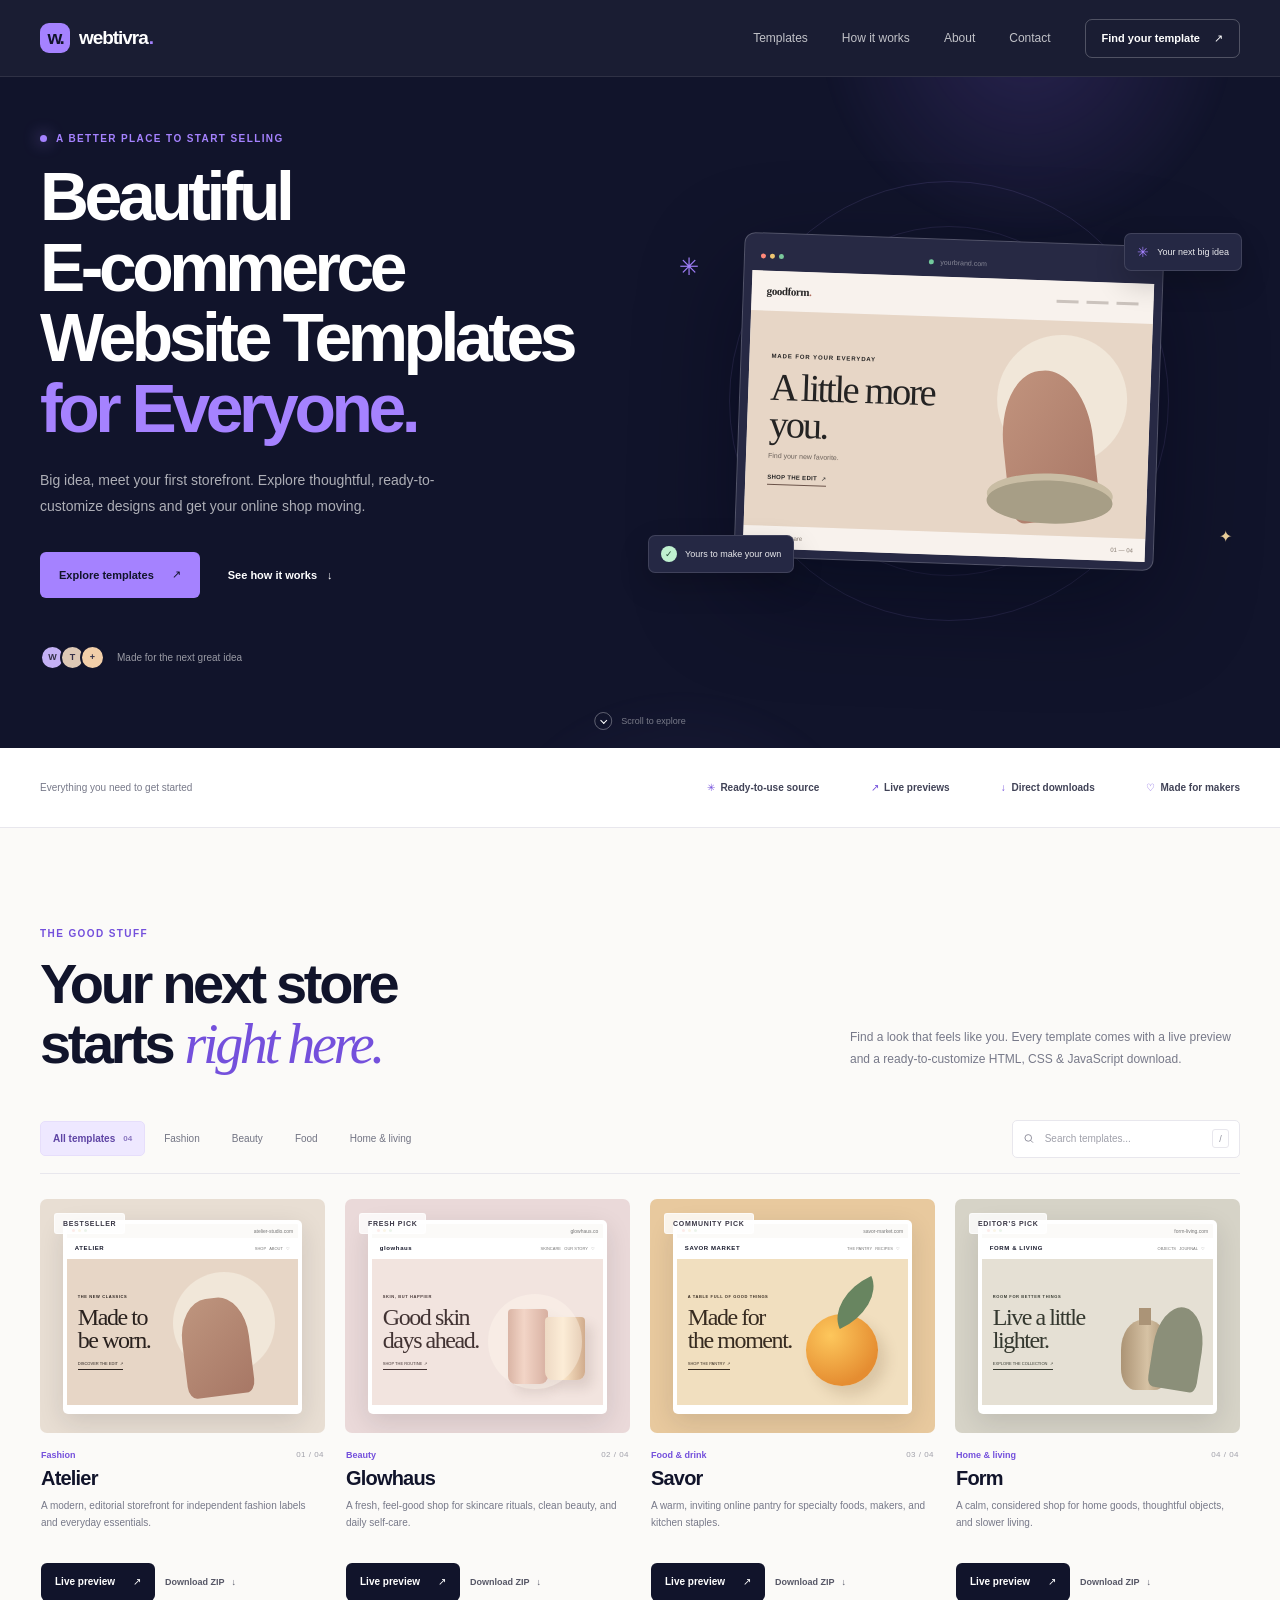
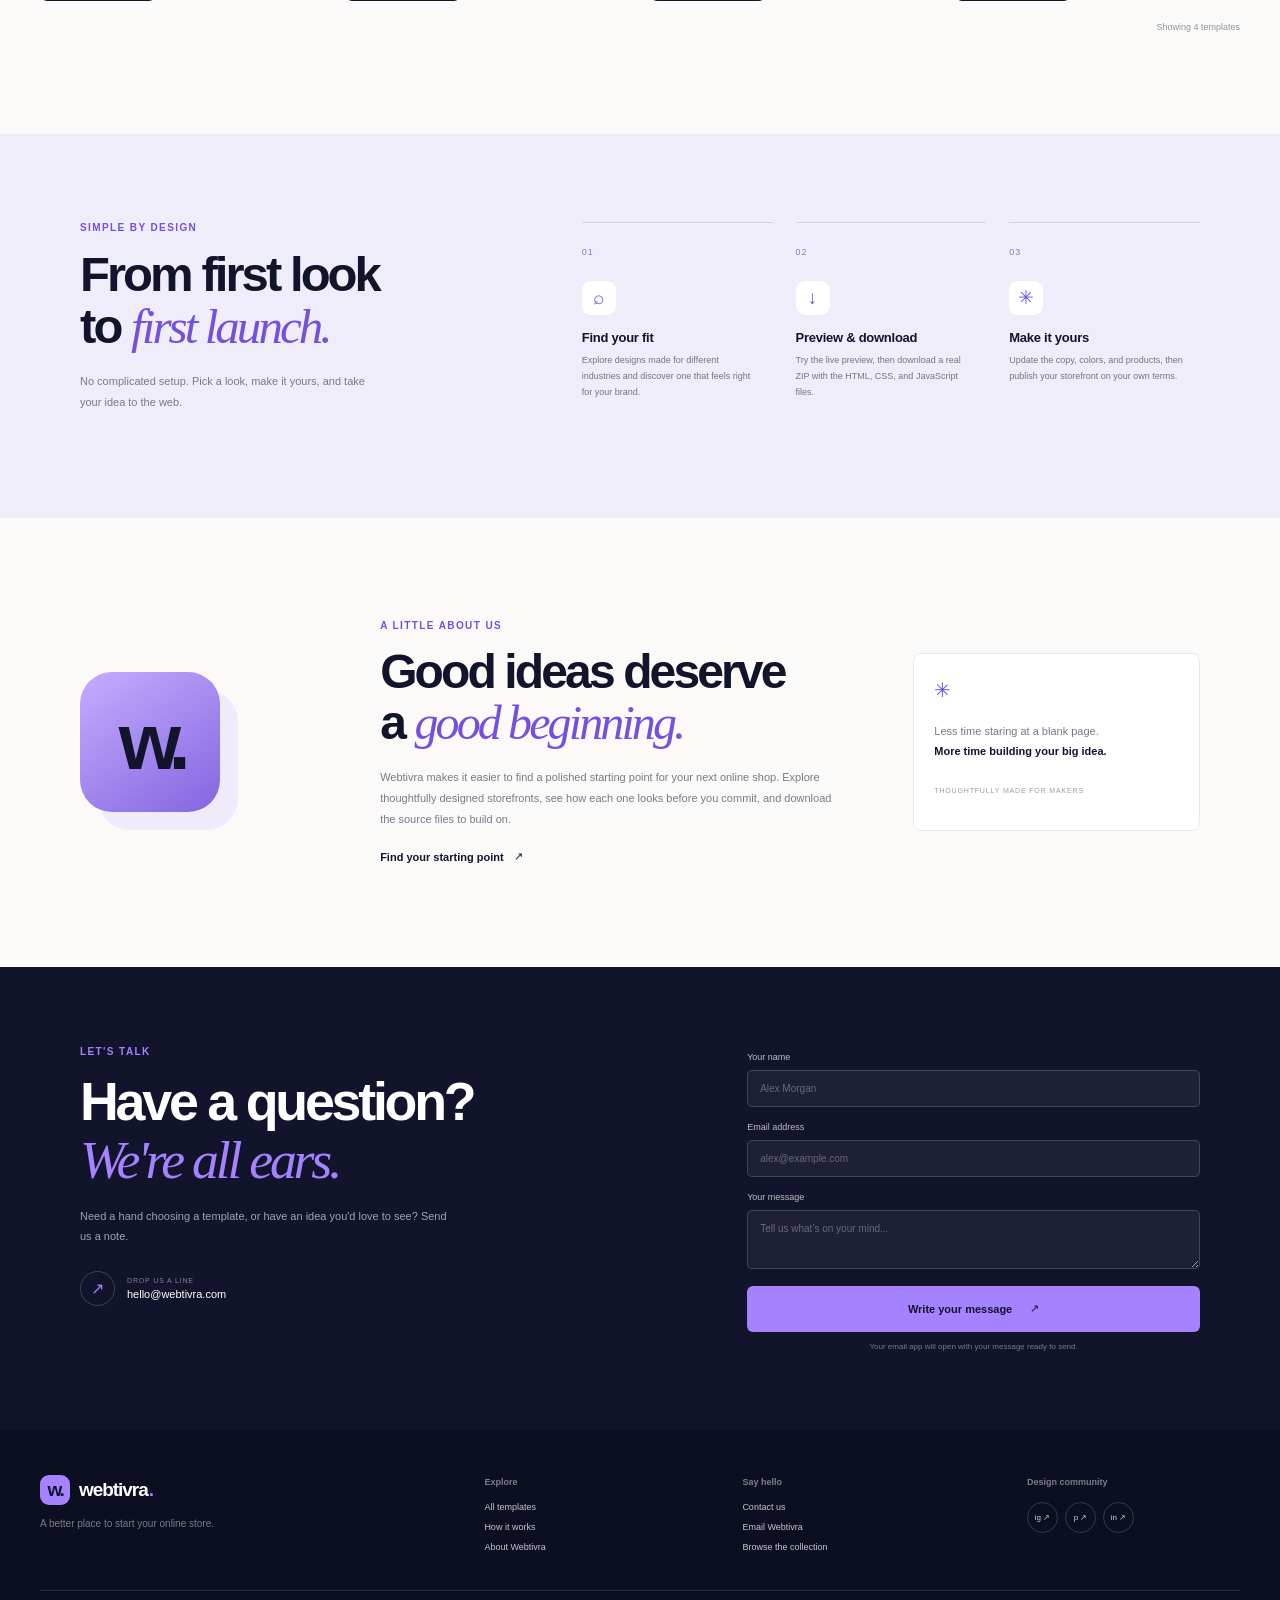
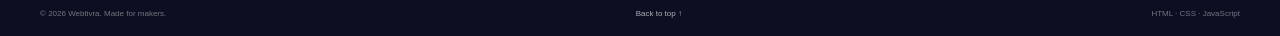
<file: index.html>
<!doctype html>
<html lang="en">
<head>
	<meta charset="utf-8">
	<meta name="viewport" content="width=device-width, initial-scale=1">
	<meta name="theme-color" content="#11142b">
	<meta name="description" content="Discover free e-commerce website templates for fashion, beauty, food, and home brands. Preview every design and download ready-to-customize HTML, CSS, and JavaScript source code.">
	<meta name="keywords" content="Free E-commerce Website Templates, HTML CSS JavaScript Templates, Free Website Source Code, online store templates">
	<meta property="og:type" content="website">
	<meta property="og:title" content="WEBTIVRA — E-commerce templates, ready for your next big idea">
	<meta property="og:description" content="Explore polished online store templates. Preview every design and download the complete source code.">
	<meta property="og:url" content="https://webtivra.com/">
	<meta property="og:site_name" content="WEBTIVRA">
	<title>WEBTIVRA — Free E-commerce Website Templates</title>
	<link rel="canonical" href="https://webtivra.com/">
	<link rel="icon" href="favicon.svg" type="image/svg+xml">
	<link rel="stylesheet" href="styles.css">
	<script src="app.js" defer></script>
</head>
<body>
	<a class="skip-link" href="#main">Skip to content</a>
	<header class="site-header">
		<div class="header-inner">
			<a class="brand" href="#home" aria-label="Webtivra home"><span class="brand-mark" aria-hidden="true">w.</span>webtivra<span class="brand-period">.</span></a>
			<button class="menu-toggle" id="menu-toggle" type="button" aria-label="Open navigation menu" aria-expanded="false" aria-controls="primary-nav">
				<span></span><span></span>
			</button>
			<nav class="primary-nav" id="primary-nav" aria-label="Main navigation">
				<a href="#templates">Templates</a>
				<a href="#how-it-works">How it works</a>
				<a href="#about">About</a>
				<a href="#contact">Contact</a>
				<a class="nav-cta" href="#templates">Find your template <span aria-hidden="true">↗</span></a>
			</nav>
		</div>
	</header>

	<main id="main">
		<section class="hero" id="home" aria-labelledby="hero-title">
			<div class="hero-glow hero-glow-one" aria-hidden="true"></div>
			<div class="hero-glow hero-glow-two" aria-hidden="true"></div>
			<div class="hero-inner">
				<div class="hero-copy">
					<p class="eyebrow"><span class="eyebrow-dot"></span> A better place to start selling</p>
					<h1 id="hero-title">Beautiful <span class="nowrap">E-commerce</span> Website Templates <span>for Everyone.</span></h1>
					<p class="hero-description">Big idea, meet your first storefront. Explore thoughtful, ready-to-customize designs and get your online shop moving.</p>
					<div class="hero-actions">
						<a class="button button-primary" href="#templates">Explore templates <span aria-hidden="true">↗</span></a>
						<a class="text-link" href="#how-it-works">See how it works <span aria-hidden="true">↓</span></a>
					</div>
					<div class="hero-proof"><span class="proof-avatars" aria-hidden="true"><i>W</i><i>T</i><i>+</i></span><span>Made for the next great idea</span></div>
				</div>
				<div class="hero-art" aria-label="Illustration of a sample online storefront">
					<div class="art-orbit orbit-a" aria-hidden="true"></div>
					<div class="art-orbit orbit-b" aria-hidden="true"></div>
					<div class="floating-label label-top"><span class="label-spark">✳</span> Your next big idea</div>
					<div class="store-window">
						<div class="window-bar"><div class="window-dots"><i></i><i></i><i></i></div><div class="window-url"><span></span> yourbrand.com</div><div class="window-menu">•••</div></div>
						<div class="store-preview">
							<div class="preview-nav"><strong>goodform<span>.</span></strong><div><i></i><i></i><i></i></div></div>
							<div class="preview-hero"><div><small>MADE FOR YOUR EVERYDAY</small><strong>A little more<br>you.</strong><span>Find your new favorite.</span><b>SHOP THE EDIT&nbsp; ↗</b></div><div class="preview-product"><span class="product-sun"></span><span class="product-shape"></span><span class="product-pot"></span></div></div>
							<div class="preview-foot"><span>Curated with care</span><span>01 — 04</span></div>
						</div>
					</div>
					<div class="floating-label label-bottom"><span class="label-check">✓</span> Yours to make your own</div>
					<div class="art-star star-one" aria-hidden="true">✳</div>
					<div class="art-star star-two" aria-hidden="true">✦</div>
				</div>
			</div>
			<a class="scroll-cue" href="#templates" aria-label="Scroll to explore templates"><span></span> Scroll to explore</a>
		</section>

		<section class="trust-strip" aria-label="Platform features">
			<p>Everything you need to get started</p>
			<div><span>✳&nbsp; Ready-to-use source</span><span>↗&nbsp; Live previews</span><span>↓&nbsp; Direct downloads</span><span>♡&nbsp; Made for makers</span></div>
		</section>

		<section class="section templates-section" id="templates" aria-labelledby="templates-title">
			<div class="section-heading">
				<div>
					<p class="section-kicker">The good stuff</p>
					<h2 id="templates-title">Your next store<br>starts <em>right here.</em></h2>
				</div>
				<p class="section-intro">Find a look that feels like you. Every template comes with a live preview and a ready-to-customize HTML, CSS &amp; JavaScript download.</p>
			</div>
			<div class="template-tools">
				<div class="filter-list" role="group" aria-label="Filter templates by category">
					<button class="filter-button active" type="button" data-filter="all" aria-pressed="true">All templates <span>04</span></button>
					<button class="filter-button" type="button" data-filter="fashion" aria-pressed="false">Fashion</button>
					<button class="filter-button" type="button" data-filter="beauty" aria-pressed="false">Beauty</button>
					<button class="filter-button" type="button" data-filter="food" aria-pressed="false">Food</button>
					<button class="filter-button" type="button" data-filter="home" aria-pressed="false">Home &amp; living</button>
				</div>
				<label class="search-box">
					<svg viewBox="0 0 24 24" aria-hidden="true"><circle cx="10.8" cy="10.8" r="6.8"></circle><path d="m16 16 4.5 4.5"></path></svg>
					<span class="visually-hidden">Search templates</span>
					<input id="template-search" type="search" placeholder="Search templates..." autocomplete="off">
					<kbd>/</kbd>
				</label>
			</div>

			<div class="template-grid" id="template-grid">
				<article class="template-card" data-category="fashion" data-name="atelier fashion clothing apparel">
					<a class="template-art art-atelier" href="templates/atelier/index.html" aria-label="Preview Atelier fashion template">
						<span class="art-browser"><span class="browser-head"><i></i><i></i><i></i><span>atelier-studio.com</span></span><span class="mini-nav"><b>ATELIER</b><i>SHOP&nbsp;&nbsp; ABOUT&nbsp;&nbsp; ♡</i></span><span class="mini-fashion"><i class="fashion-sun"></i><i class="fashion-figure"></i><span><small>THE NEW CLASSICS</small><b>Made to<br>be worn.</b><i>DISCOVER THE EDIT&nbsp; ↗</i></span></span><span class="mini-caption">SPRING / SUMMER — 2025</span></span>
						<span class="art-chip">BESTSELLER</span><span class="art-open" aria-hidden="true">↗</span>
					</a>
					<div class="template-info"><div class="template-meta"><span class="template-category">Fashion</span><span class="template-number">01 / 04</span></div><h3>Atelier</h3><p>A modern, editorial storefront for independent fashion labels and everyday essentials.</p><div class="card-actions"><a class="button button-dark" href="templates/atelier/index.html">Live preview <span aria-hidden="true">↗</span></a><a class="download-link" href="downloads/atelier.zip" download>Download ZIP <span aria-hidden="true">↓</span></a></div></div>
				</article>
				<article class="template-card" data-category="beauty" data-name="glowhaus beauty skincare cosmetics">
					<a class="template-art art-glowhaus" href="templates/glowhaus/index.html" aria-label="Preview Glowhaus beauty template">
						<span class="art-browser"><span class="browser-head"><i></i><i></i><i></i><span>glowhaus.co</span></span><span class="mini-nav"><b>glowhaus</b><i>SKINCARE&nbsp;&nbsp; OUR STORY&nbsp;&nbsp; ♡</i></span><span class="mini-glow"><span class="glow-copy"><small>SKIN, BUT HAPPIER</small><b>Good skin<br>days ahead.</b><i>SHOP THE ROUTINE&nbsp; ↗</i></span><i class="glow-bottle bottle-one"></i><i class="glow-bottle bottle-two"></i><i class="glow-sphere"></i></span><span class="mini-caption">FEEL GOOD IN YOUR SKIN</span></span>
						<span class="art-chip">FRESH PICK</span><span class="art-open" aria-hidden="true">↗</span>
					</a>
					<div class="template-info"><div class="template-meta"><span class="template-category">Beauty</span><span class="template-number">02 / 04</span></div><h3>Glowhaus</h3><p>A fresh, feel-good shop for skincare rituals, clean beauty, and daily self-care.</p><div class="card-actions"><a class="button button-dark" href="templates/glowhaus/index.html">Live preview <span aria-hidden="true">↗</span></a><a class="download-link" href="downloads/glowhaus.zip" download>Download ZIP <span aria-hidden="true">↓</span></a></div></div>
				</article>
				<article class="template-card" data-category="food" data-name="savor food kitchen pantry groceries">
					<a class="template-art art-savor" href="templates/savor/index.html" aria-label="Preview Savor food template">
						<span class="art-browser"><span class="browser-head"><i></i><i></i><i></i><span>savor-market.com</span></span><span class="mini-nav"><b>SAVOR MARKET</b><i>THE PANTRY&nbsp;&nbsp; RECIPES&nbsp;&nbsp; ♡</i></span><span class="mini-savor"><span><small>A TABLE FULL OF GOOD THINGS</small><b>Made for<br>the moment.</b><i>SHOP THE PANTRY&nbsp; ↗</i></span><i class="savor-orange"></i><i class="savor-leaf"></i></span><span class="mini-caption">GOOD FOOD, GOOD COMPANY</span></span>
						<span class="art-chip">COMMUNITY PICK</span><span class="art-open" aria-hidden="true">↗</span>
					</a>
					<div class="template-info"><div class="template-meta"><span class="template-category">Food &amp; drink</span><span class="template-number">03 / 04</span></div><h3>Savor</h3><p>A warm, inviting online pantry for specialty foods, makers, and kitchen staples.</p><div class="card-actions"><a class="button button-dark" href="templates/savor/index.html">Live preview <span aria-hidden="true">↗</span></a><a class="download-link" href="downloads/savor.zip" download>Download ZIP <span aria-hidden="true">↓</span></a></div></div>
				</article>
				<article class="template-card" data-category="home" data-name="form living home decor interiors furniture">
					<a class="template-art art-form" href="templates/form/index.html" aria-label="Preview Form home and living template">
						<span class="art-browser"><span class="browser-head"><i></i><i></i><i></i><span>form-living.com</span></span><span class="mini-nav"><b>FORM &amp; LIVING</b><i>OBJECTS&nbsp;&nbsp; JOURNAL&nbsp;&nbsp; ♡</i></span><span class="mini-form"><span><small>ROOM FOR BETTER THINGS</small><b>Live a little<br>lighter.</b><i>EXPLORE THE COLLECTION&nbsp; ↗</i></span><i class="form-vase"></i><i class="form-shape"></i></span><span class="mini-caption">OBJECTS WITH A LITTLE MORE THOUGHT</span></span>
						<span class="art-chip">EDITOR'S PICK</span><span class="art-open" aria-hidden="true">↗</span>
					</a>
					<div class="template-info"><div class="template-meta"><span class="template-category">Home &amp; living</span><span class="template-number">04 / 04</span></div><h3>Form</h3><p>A calm, considered shop for home goods, thoughtful objects, and slower living.</p><div class="card-actions"><a class="button button-dark" href="templates/form/index.html">Live preview <span aria-hidden="true">↗</span></a><a class="download-link" href="downloads/form.zip" download>Download ZIP <span aria-hidden="true">↓</span></a></div></div>
				</article>
			</div>
			<p class="empty-state" id="empty-state" hidden>No templates match that search. Try another name or category.</p>
			<p class="results-count" id="results-count" aria-live="polite">Showing 4 templates</p>
		</section>

		<section class="how-section" id="how-it-works" aria-labelledby="how-title">
			<div class="how-inner">
				<div class="how-heading"><p class="section-kicker">Simple by design</p><h2 id="how-title">From first look<br>to <em>first launch.</em></h2><p>No complicated setup. Pick a look, make it yours, and take your idea to the web.</p></div>
				<div class="steps-grid">
					<article class="step"><span class="step-number">01</span><span class="step-icon step-icon-preview" aria-hidden="true">⌕</span><h3>Find your fit</h3><p>Explore designs made for different industries and discover one that feels right for your brand.</p></article>
					<article class="step"><span class="step-number">02</span><span class="step-icon step-icon-download" aria-hidden="true">↓</span><h3>Preview &amp; download</h3><p>Try the live preview, then download a real ZIP with the HTML, CSS, and JavaScript files.</p></article>
					<article class="step"><span class="step-number">03</span><span class="step-icon step-icon-customize" aria-hidden="true">✳</span><h3>Make it yours</h3><p>Update the copy, colors, and products, then publish your storefront on your own terms.</p></article>
				</div>
			</div>
		</section>

		<section class="about-section" id="about" aria-labelledby="about-title">
			<div class="about-mark" aria-hidden="true">w.</div>
			<div class="about-copy"><p class="section-kicker">A little about us</p><h2 id="about-title">Good ideas deserve<br>a <em>good beginning.</em></h2><p>Webtivra makes it easier to find a polished starting point for your next online shop. Explore thoughtfully designed storefronts, see how each one looks before you commit, and download the source files to build on.</p><a class="text-link" href="#templates">Find your starting point <span aria-hidden="true">↗</span></a></div>
			<div class="about-note"><span class="note-spark" aria-hidden="true">✳</span><p>Less time staring at a blank page.<br><strong>More time building your big idea.</strong></p><span class="note-caption">THOUGHTFULLY MADE FOR MAKERS</span></div>
		</section>

		<section class="contact-section" id="contact" aria-labelledby="contact-title">
			<div class="contact-copy"><p class="section-kicker">Let's talk</p><h2 id="contact-title">Have a question?<br><em>We're all ears.</em></h2><p>Need a hand choosing a template, or have an idea you'd love to see? Send us a note.</p><div class="contact-email"><span class="email-icon" aria-hidden="true">↗</span><div><small>DROP US A LINE</small><a href="mailto:hello@webtivra.com">hello@webtivra.com</a></div></div></div>
			<form class="contact-form" id="contact-form">
				<div class="form-row"><label for="contact-name">Your name</label><input id="contact-name" name="name" type="text" placeholder="Alex Morgan" required></div>
				<div class="form-row"><label for="contact-email">Email address</label><input id="contact-email" name="email" type="email" placeholder="alex@example.com" required></div>
				<div class="form-row"><label for="contact-message">Your message</label><textarea id="contact-message" name="message" rows="3" placeholder="Tell us what’s on your mind..." required></textarea></div>
				<button class="button button-primary form-submit" type="submit">Write your message <span aria-hidden="true">↗</span></button>
				<p class="form-note">Your email app will open with your message ready to send.</p>
			</form>
		</section>
	</main>

	<footer class="site-footer">
		<div class="footer-main">
			<div class="footer-brand"><a class="brand" href="#home"><span class="brand-mark" aria-hidden="true">w.</span>webtivra<span class="brand-period">.</span></a><p>A better place to start your online store.</p></div>
			<div class="footer-links"><h2>Explore</h2><a href="#templates">All templates</a><a href="#how-it-works">How it works</a><a href="#about">About Webtivra</a></div>
			<div class="footer-links"><h2>Say hello</h2><a href="#contact">Contact us</a><a href="mailto:hello@webtivra.com">Email Webtivra</a><a href="#templates">Browse the collection</a></div>
			<div class="footer-social"><h2>Design community</h2><div><a href="https://www.instagram.com/" target="_blank" rel="noopener noreferrer" aria-label="Instagram">ig ↗</a><a href="https://www.pinterest.com/" target="_blank" rel="noopener noreferrer" aria-label="Pinterest">p ↗</a><a href="https://www.linkedin.com/" target="_blank" rel="noopener noreferrer" aria-label="LinkedIn">in ↗</a></div></div>
		</div>
		<div class="footer-bottom"><span>© <span id="current-year"></span> Webtivra. Made for makers.</span><a href="#home">Back to top ↑</a><span>HTML · CSS · JavaScript</span></div>
	</footer>
</body>
</html>
</file>
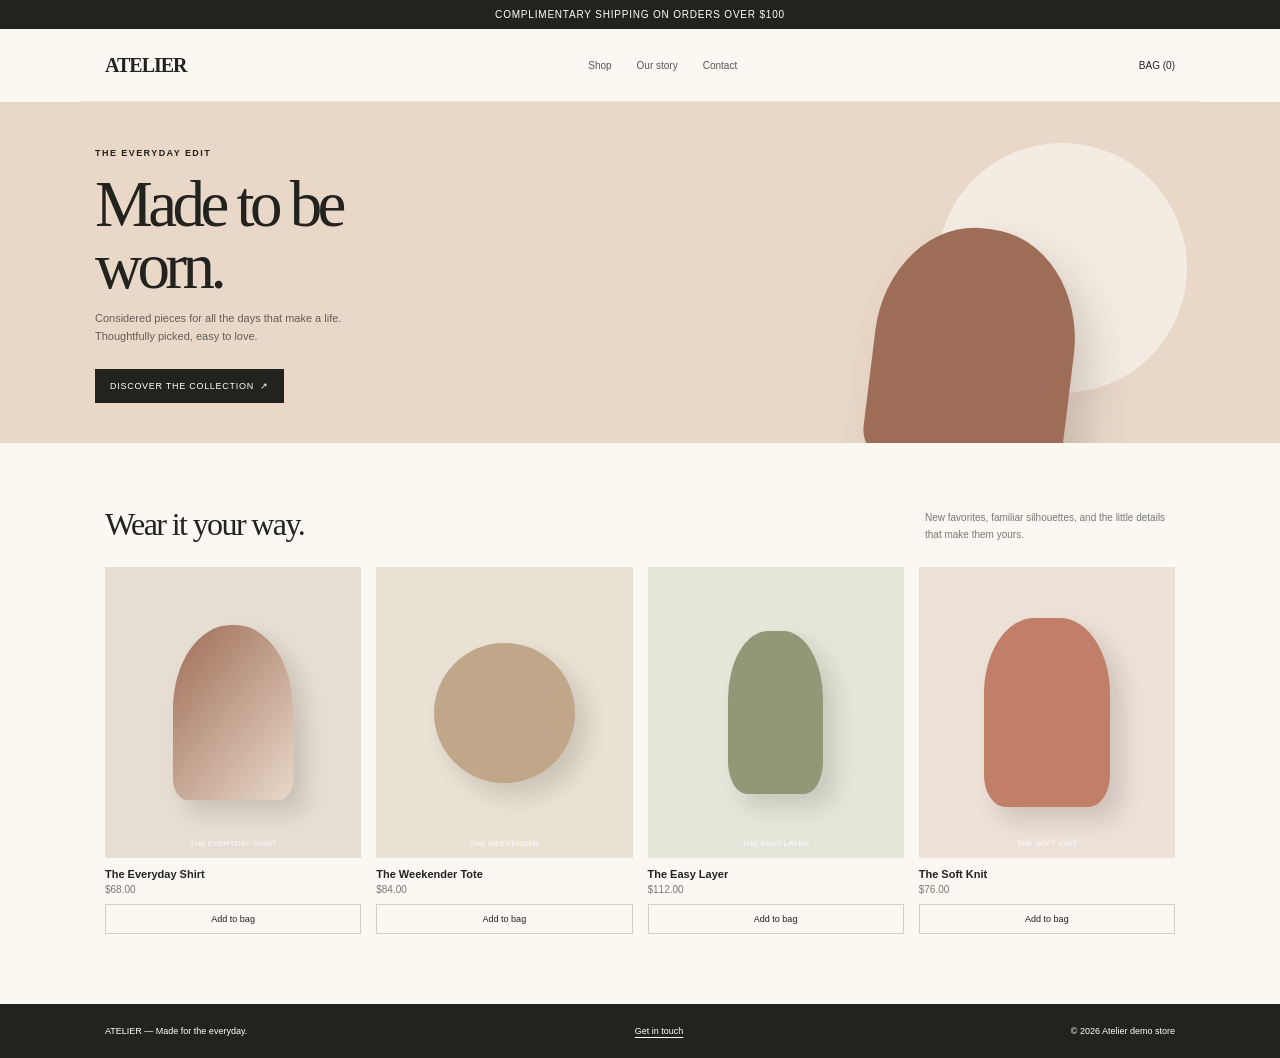
<file: templates/atelier/index.html>
<!doctype html>
<html lang="en">
<head>
	<meta charset="utf-8">
	<meta name="viewport" content="width=device-width, initial-scale=1">
	<meta name="description" content="Atelier is a warm, editorial e-commerce template for independent fashion brands.">
	<title>Atelier — Modern Fashion Store Template</title>
	<link rel="stylesheet" href="../storefront.css">
	<script src="../storefront.js" defer></script>
</head>
<body data-theme="atelier">
	<div class="store-topline">COMPLIMENTARY SHIPPING ON ORDERS OVER $100</div>
	<header class="store-header"><a class="store-logo" href="#home">ATELIER</a><nav class="store-nav" aria-label="Store navigation"><a href="#collection">Shop</a><a href="#story">Our story</a><a href="#contact">Contact</a></nav><span class="store-cart" aria-live="polite">BAG (<span id="store-cart-count">0</span>)</span></header>
	<main id="home">
		<section class="store-hero"><div class="store-hero-copy"><span class="store-overline">THE EVERYDAY EDIT</span><h1>Made to be worn.</h1><p>Considered pieces for all the days that make a life. Thoughtfully picked, easy to love.</p><a class="store-cta" href="#collection">DISCOVER THE COLLECTION&nbsp; ↗</a></div><div class="store-hero-art" role="img" aria-label="Artful neutral-toned fashion collection"><span class="hero-circle"></span><span class="hero-object"></span></div></section>
		<section class="store-products" id="collection"><div class="store-products-heading"><h2>Wear it your way.</h2><p>New favorites, familiar silhouettes, and the little details that make them yours.</p></div><div class="store-product-grid">
			<article class="store-product"><div class="store-product-art" role="img" aria-label="Warm neutral everyday shirt"><span>THE EVERYDAY SHIRT</span></div><h3>The Everyday Shirt</h3><p>$68.00</p><button type="button" data-add-to-cart="The Everyday Shirt">Add to bag</button></article>
			<article class="store-product"><div class="store-product-art" role="img" aria-label="Soft neutral woven shoulder bag"><span>THE WEEKENDER</span></div><h3>The Weekender Tote</h3><p>$84.00</p><button type="button" data-add-to-cart="The Weekender Tote">Add to bag</button></article>
			<article class="store-product"><div class="store-product-art" role="img" aria-label="Olive green everyday layer"><span>THE EASY LAYER</span></div><h3>The Easy Layer</h3><p>$112.00</p><button type="button" data-add-to-cart="The Easy Layer">Add to bag</button></article>
			<article class="store-product"><div class="store-product-art" role="img" aria-label="Terracotta soft knit top"><span>THE SOFT KNIT</span></div><h3>The Soft Knit</h3><p>$76.00</p><button type="button" data-add-to-cart="The Soft Knit">Add to bag</button></article>
		</div></section>
	</main>
	<footer class="store-footer" id="contact"><span>ATELIER — Made for the everyday.</span><a href="mailto:hello@example.com">Get in touch</a><span id="story">© <span id="store-year"></span> Atelier demo store</span></footer>
	<div class="store-status" id="store-status" role="status" aria-live="polite"></div>
</body>
</html>
</file>
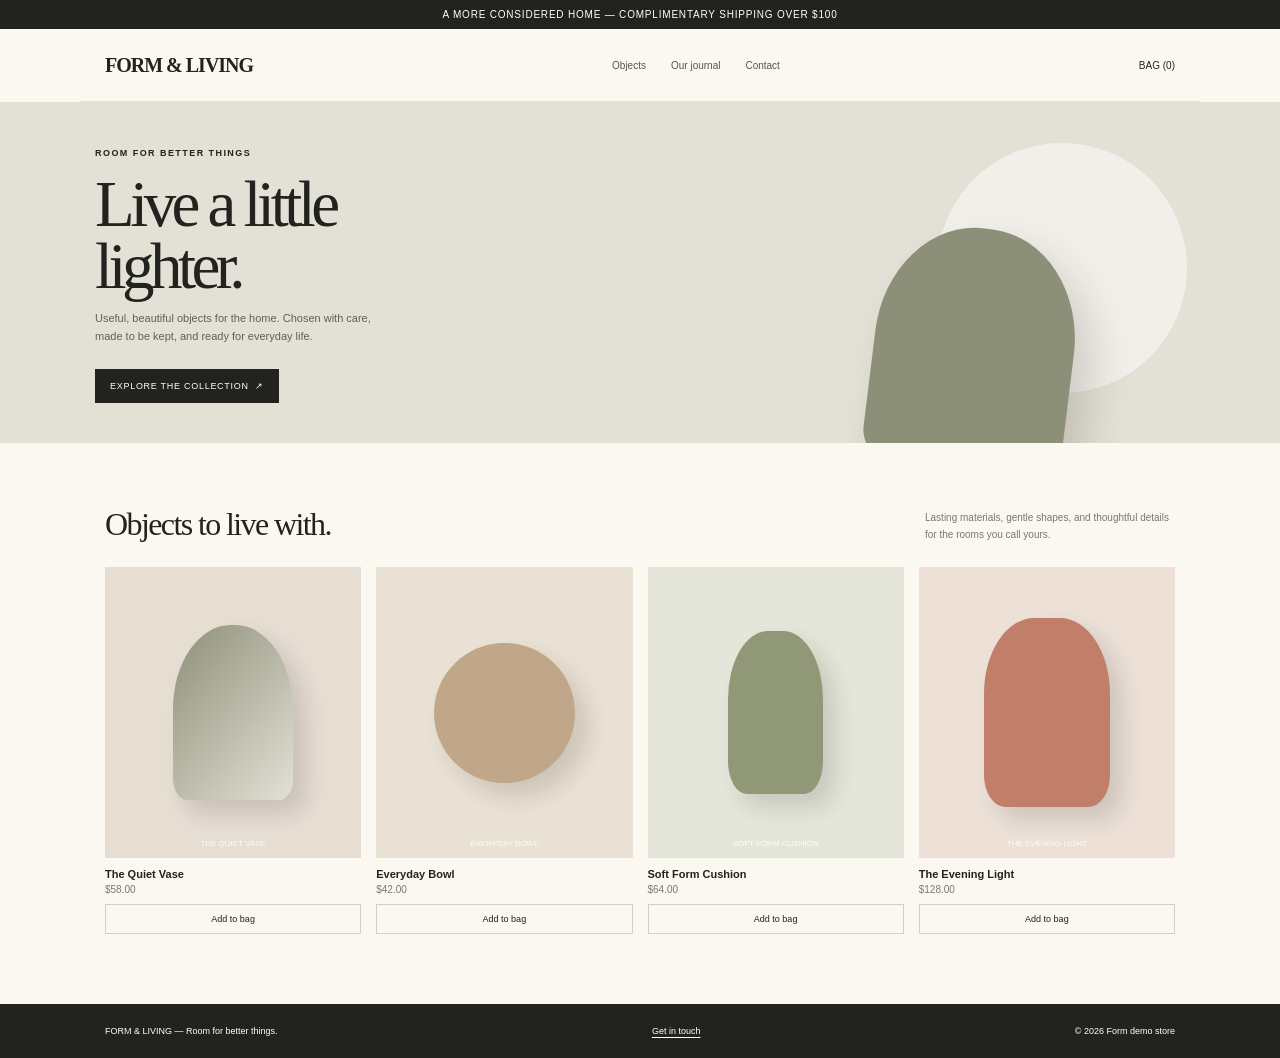
<file: templates/form/index.html>
<!doctype html>
<html lang="en">
<head>
	<meta charset="utf-8">
	<meta name="viewport" content="width=device-width, initial-scale=1">
	<meta name="description" content="Form is a calm, considered e-commerce template for home goods and thoughtful design objects.">
	<title>Form &amp; Living — Home Goods Store Template</title>
	<link rel="stylesheet" href="../storefront.css">
	<script src="../storefront.js" defer></script>
</head>
<body data-theme="form">
	<div class="store-topline">A MORE CONSIDERED HOME — COMPLIMENTARY SHIPPING OVER $100</div>
	<header class="store-header"><a class="store-logo" href="#home">FORM &amp; LIVING</a><nav class="store-nav" aria-label="Store navigation"><a href="#collection">Objects</a><a href="#story">Our journal</a><a href="#contact">Contact</a></nav><span class="store-cart" aria-live="polite">BAG (<span id="store-cart-count">0</span>)</span></header>
	<main id="home">
		<section class="store-hero"><div class="store-hero-copy"><span class="store-overline">ROOM FOR BETTER THINGS</span><h1>Live a little lighter.</h1><p>Useful, beautiful objects for the home. Chosen with care, made to be kept, and ready for everyday life.</p><a class="store-cta" href="#collection">EXPLORE THE COLLECTION&nbsp; ↗</a></div><div class="store-hero-art" role="img" aria-label="Sculptural ceramic vessel in a quiet, sunlit room"><span class="hero-circle"></span><span class="hero-object"></span></div></section>
		<section class="store-products" id="collection"><div class="store-products-heading"><h2>Objects to live with.</h2><p>Lasting materials, gentle shapes, and thoughtful details for the rooms you call yours.</p></div><div class="store-product-grid">
			<article class="store-product"><div class="store-product-art" role="img" aria-label="Sculptural ceramic table vase"><span>THE QUIET VASE</span></div><h3>The Quiet Vase</h3><p>$58.00</p><button type="button" data-add-to-cart="The Quiet Vase">Add to bag</button></article>
			<article class="store-product"><div class="store-product-art" role="img" aria-label="Handmade textured serving bowl"><span>EVERYDAY BOWL</span></div><h3>Everyday Bowl</h3><p>$42.00</p><button type="button" data-add-to-cart="Everyday Bowl">Add to bag</button></article>
			<article class="store-product"><div class="store-product-art" role="img" aria-label="Olive linen cushion cover"><span>SOFT FORM CUSHION</span></div><h3>Soft Form Cushion</h3><p>$64.00</p><button type="button" data-add-to-cart="Soft Form Cushion">Add to bag</button></article>
			<article class="store-product"><div class="store-product-art" role="img" aria-label="Warm toned artisan pendant lamp"><span>THE EVENING LIGHT</span></div><h3>The Evening Light</h3><p>$128.00</p><button type="button" data-add-to-cart="The Evening Light">Add to bag</button></article>
		</div></section>
	</main>
	<footer class="store-footer" id="contact"><span>FORM &amp; LIVING — Room for better things.</span><a href="mailto:hello@example.com">Get in touch</a><span id="story">© <span id="store-year"></span> Form demo store</span></footer>
	<div class="store-status" id="store-status" role="status" aria-live="polite"></div>
</body>
</html>
</file>
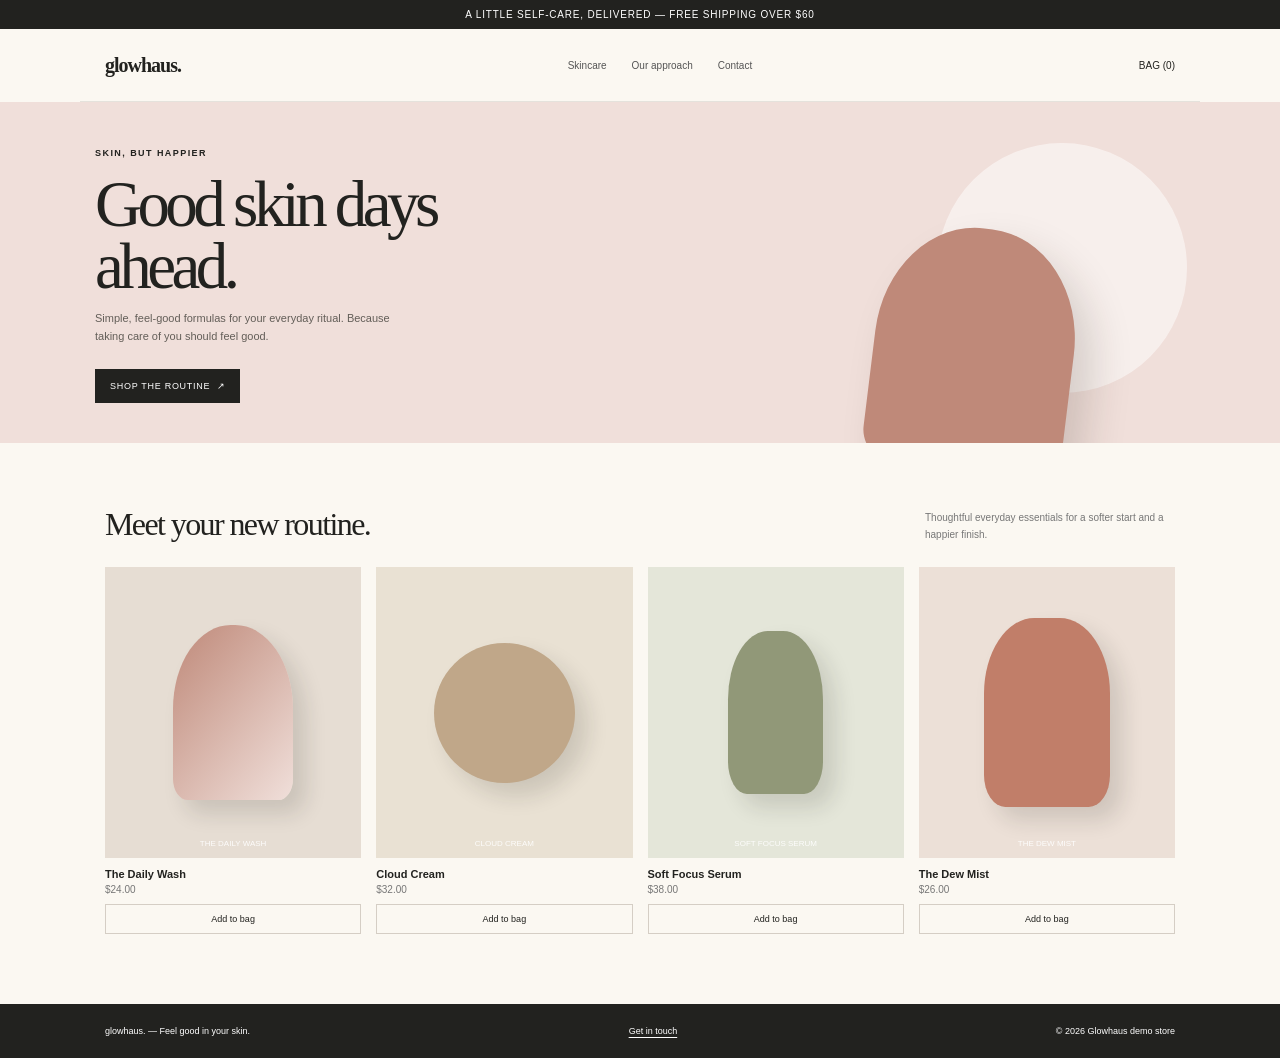
<file: templates/glowhaus/index.html>
<!doctype html>
<html lang="en">
<head>
	<meta charset="utf-8">
	<meta name="viewport" content="width=device-width, initial-scale=1">
	<meta name="description" content="Glowhaus is a fresh, feel-good e-commerce template for skincare and clean beauty brands.">
	<title>Glowhaus — Skincare &amp; Beauty Store Template</title>
	<link rel="stylesheet" href="../storefront.css">
	<script src="../storefront.js" defer></script>
</head>
<body data-theme="glowhaus">
	<div class="store-topline">A LITTLE SELF-CARE, DELIVERED — FREE SHIPPING OVER $60</div>
	<header class="store-header"><a class="store-logo" href="#home">glowhaus.</a><nav class="store-nav" aria-label="Store navigation"><a href="#collection">Skincare</a><a href="#story">Our approach</a><a href="#contact">Contact</a></nav><span class="store-cart" aria-live="polite">BAG (<span id="store-cart-count">0</span>)</span></header>
	<main id="home">
		<section class="store-hero"><div class="store-hero-copy"><span class="store-overline">SKIN, BUT HAPPIER</span><h1>Good skin days ahead.</h1><p>Simple, feel-good formulas for your everyday ritual. Because taking care of you should feel good.</p><a class="store-cta" href="#collection">SHOP THE ROUTINE&nbsp; ↗</a></div><div class="store-hero-art" role="img" aria-label="Soft blush beauty products in warm sunlight"><span class="hero-circle"></span><span class="hero-object"></span></div></section>
		<section class="store-products" id="collection"><div class="store-products-heading"><h2>Meet your new routine.</h2><p>Thoughtful everyday essentials for a softer start and a happier finish.</p></div><div class="store-product-grid">
			<article class="store-product"><div class="store-product-art" role="img" aria-label="Gentle rose-tinted daily cleanser"><span>THE DAILY WASH</span></div><h3>The Daily Wash</h3><p>$24.00</p><button type="button" data-add-to-cart="The Daily Wash">Add to bag</button></article>
			<article class="store-product"><div class="store-product-art" role="img" aria-label="Softening cloud cream moisturizer"><span>CLOUD CREAM</span></div><h3>Cloud Cream</h3><p>$32.00</p><button type="button" data-add-to-cart="Cloud Cream">Add to bag</button></article>
			<article class="store-product"><div class="store-product-art" role="img" aria-label="Botanical soothing serum"><span>SOFT FOCUS SERUM</span></div><h3>Soft Focus Serum</h3><p>$38.00</p><button type="button" data-add-to-cart="Soft Focus Serum">Add to bag</button></article>
			<article class="store-product"><div class="store-product-art" role="img" aria-label="Hydrating rosewater face mist"><span>THE DEW MIST</span></div><h3>The Dew Mist</h3><p>$26.00</p><button type="button" data-add-to-cart="The Dew Mist">Add to bag</button></article>
		</div></section>
	</main>
	<footer class="store-footer" id="contact"><span>glowhaus. — Feel good in your skin.</span><a href="mailto:hello@example.com">Get in touch</a><span id="story">© <span id="store-year"></span> Glowhaus demo store</span></footer>
	<div class="store-status" id="store-status" role="status" aria-live="polite"></div>
</body>
</html>
</file>
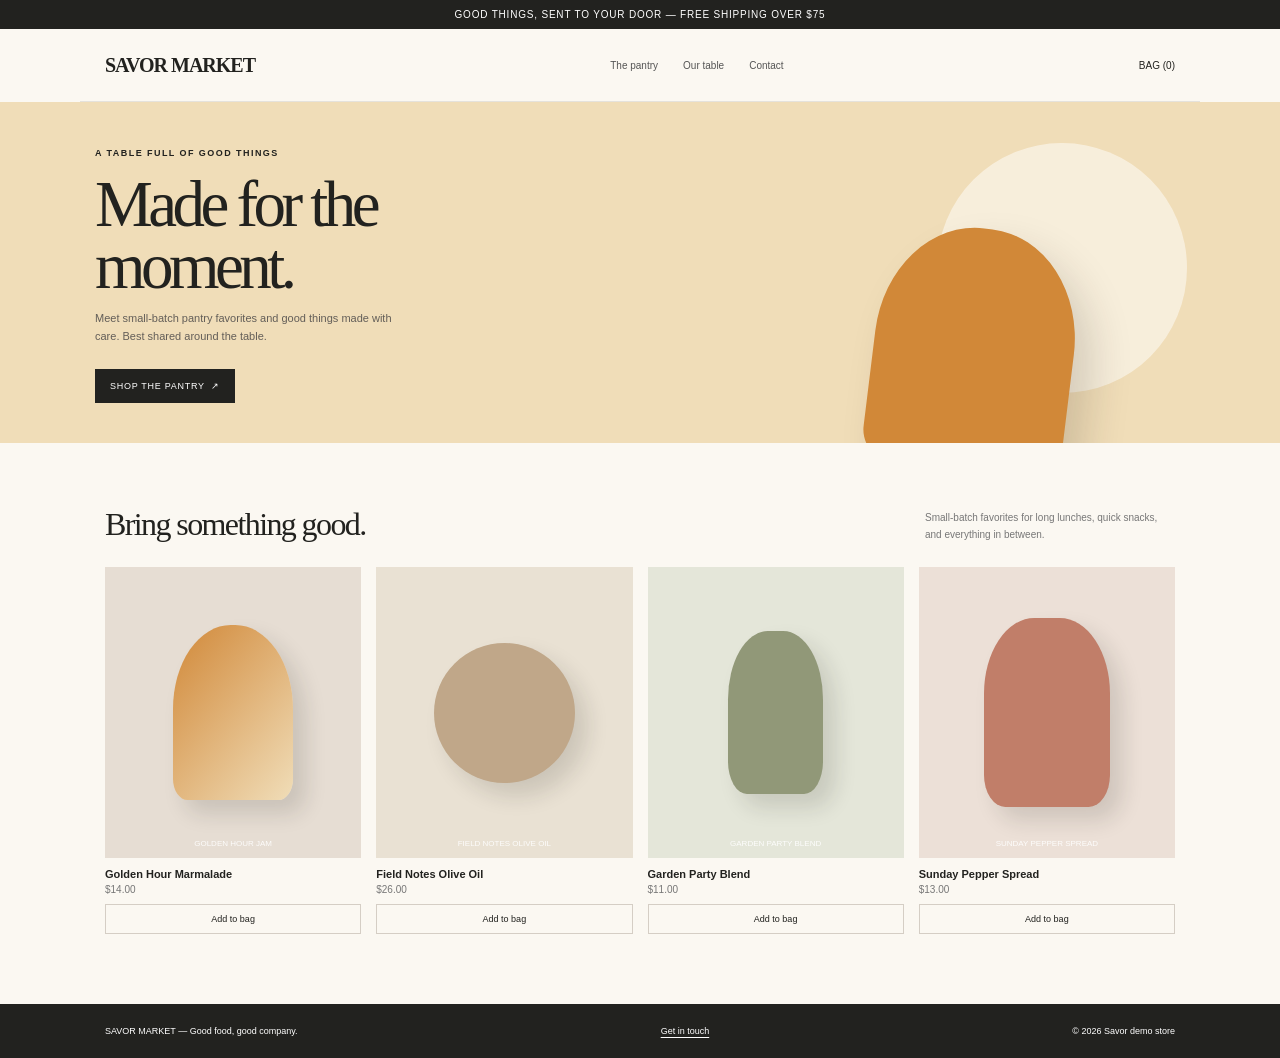
<file: templates/savor/index.html>
<!doctype html>
<html lang="en">
<head>
	<meta charset="utf-8">
	<meta name="viewport" content="width=device-width, initial-scale=1">
	<meta name="description" content="Savor is a warm, inviting e-commerce template for specialty food, pantry, and kitchen brands.">
	<title>Savor Market — Specialty Food Store Template</title>
	<link rel="stylesheet" href="../storefront.css">
	<script src="../storefront.js" defer></script>
</head>
<body data-theme="savor">
	<div class="store-topline">GOOD THINGS, SENT TO YOUR DOOR — FREE SHIPPING OVER $75</div>
	<header class="store-header"><a class="store-logo" href="#home">SAVOR MARKET</a><nav class="store-nav" aria-label="Store navigation"><a href="#collection">The pantry</a><a href="#story">Our table</a><a href="#contact">Contact</a></nav><span class="store-cart" aria-live="polite">BAG (<span id="store-cart-count">0</span>)</span></header>
	<main id="home">
		<section class="store-hero"><div class="store-hero-copy"><span class="store-overline">A TABLE FULL OF GOOD THINGS</span><h1>Made for the moment.</h1><p>Meet small-batch pantry favorites and good things made with care. Best shared around the table.</p><a class="store-cta" href="#collection">SHOP THE PANTRY&nbsp; ↗</a></div><div class="store-hero-art" role="img" aria-label="Sun-ripened citrus and seasonal pantry ingredients"><span class="hero-circle"></span><span class="hero-object"></span></div></section>
		<section class="store-products" id="collection"><div class="store-products-heading"><h2>Bring something good.</h2><p>Small-batch favorites for long lunches, quick snacks, and everything in between.</p></div><div class="store-product-grid">
			<article class="store-product"><div class="store-product-art" role="img" aria-label="Golden citrus marmalade jar"><span>GOLDEN HOUR JAM</span></div><h3>Golden Hour Marmalade</h3><p>$14.00</p><button type="button" data-add-to-cart="Golden Hour Marmalade">Add to bag</button></article>
			<article class="store-product"><div class="store-product-art" role="img" aria-label="Handmade olive oil bottle"><span>FIELD NOTES OLIVE OIL</span></div><h3>Field Notes Olive Oil</h3><p>$26.00</p><button type="button" data-add-to-cart="Field Notes Olive Oil">Add to bag</button></article>
			<article class="store-product"><div class="store-product-art" role="img" aria-label="Fresh herb seasoning blend"><span>GARDEN PARTY BLEND</span></div><h3>Garden Party Blend</h3><p>$11.00</p><button type="button" data-add-to-cart="Garden Party Blend">Add to bag</button></article>
			<article class="store-product"><div class="store-product-art" role="img" aria-label="Small batch roasted pepper spread"><span>SUNDAY PEPPER SPREAD</span></div><h3>Sunday Pepper Spread</h3><p>$13.00</p><button type="button" data-add-to-cart="Sunday Pepper Spread">Add to bag</button></article>
		</div></section>
	</main>
	<footer class="store-footer" id="contact"><span>SAVOR MARKET — Good food, good company.</span><a href="mailto:hello@example.com">Get in touch</a><span id="story">© <span id="store-year"></span> Savor demo store</span></footer>
	<div class="store-status" id="store-status" role="status" aria-live="polite"></div>
</body>
</html>
</file>
<file: styles.css>
:root {
	color-scheme: light;
	--navy: #11142b;
	--navy-2: #1b1e3c;
	--purple: #a582ff;
	--purple-dark: #7450dc;
	--lilac: #eee8ff;
	--paper: #fbfaf8;
	--white: #fff;
	--ink: #17192b;
	--muted: #777989;
	--line: #e8e7ed;
	--sans: "Inter", "Avenir Next", Avenir, "Segoe UI", sans-serif;
	font-family: var(--sans);
	color: var(--ink);
	background: var(--paper);
	font-synthesis: none;
	text-rendering: optimizeLegibility;
	-webkit-font-smoothing: antialiased;
	-moz-osx-font-smoothing: grayscale;
}

* { box-sizing: border-box; }
html { scroll-behavior: smooth; scroll-padding-top: 85px; }
body { min-width: 320px; margin: 0; }
body.menu-open { overflow: hidden; }
a { color: inherit; text-decoration: none; }
button, input, textarea { font: inherit; }
button, a { -webkit-tap-highlight-color: transparent; }
button:focus-visible, a:focus-visible, input:focus-visible, textarea:focus-visible { outline: 3px solid rgba(165, 130, 255, .72); outline-offset: 3px; }
::selection { color: var(--navy); background: #d7c6ff; }
.visually-hidden { position: absolute; width: 1px; height: 1px; padding: 0; overflow: hidden; clip: rect(0, 0, 0, 0); white-space: nowrap; clip-path: inset(50%); }
.skip-link { position: fixed; z-index: 100; top: 8px; left: 8px; padding: 12px 16px; border-radius: 8px; background: var(--white); color: var(--navy); transform: translateY(-150%); }
.skip-link:focus { transform: translateY(0); }

.site-header { position: sticky; z-index: 30; top: 0; border-bottom: 1px solid rgba(255,255,255,.09); background: rgba(17,20,43,.96); color: white; backdrop-filter: blur(14px); }
.header-inner { display: flex; align-items: center; justify-content: space-between; width: min(1200px, calc(100% - 64px)); min-height: 76px; margin: auto; }
.brand { display: inline-flex; align-items: center; gap: 9px; font-size: 19px; font-weight: 720; letter-spacing: -.055em; }
.brand-mark { display: grid; width: 30px; height: 30px; place-items: center; border-radius: 9px; background: var(--purple); color: var(--navy); font-size: 19px; font-weight: 800; letter-spacing: -.11em; }
.brand-period { margin-left: -8px; color: var(--purple); }
.primary-nav { display: flex; align-items: center; gap: 34px; }
.primary-nav > a:not(.nav-cta) { color: rgba(255,255,255,.73); font-size: 12px; transition: color .2s ease; }
.primary-nav > a:not(.nav-cta):hover { color: white; }
.nav-cta { display: inline-flex; align-items: center; gap: 14px; padding: 12px 16px; border: 1px solid rgba(255,255,255,.24); border-radius: 7px; font-size: 11px; font-weight: 600; transition: background .2s ease, color .2s ease; }
.nav-cta:hover { background: white; color: var(--navy); }
.menu-toggle { display: none; }

.hero { position: relative; min-height: 620px; overflow: hidden; background: var(--navy); color: white; isolation: isolate; }
.hero-inner { position: relative; z-index: 1; display: grid; grid-template-columns: 1.03fr .97fr; align-items: center; width: min(1200px, calc(100% - 64px)); min-height: 590px; margin: auto; padding: 56px 0 78px; }
.hero-copy { position: relative; z-index: 3; max-width: 585px; }
.eyebrow, .section-kicker { display: flex; align-items: center; gap: 9px; margin: 0 0 18px; color: var(--purple); font-size: 10px; font-weight: 700; letter-spacing: .14em; text-transform: uppercase; }
.eyebrow-dot { width: 7px; height: 7px; border-radius: 50%; background: var(--purple); box-shadow: 0 0 16px rgba(165,130,255,.9); }
.hero h1 { max-width: 610px; margin: 0; font-size: clamp(44px, 5.3vw, 72px); font-weight: 620; letter-spacing: -.065em; line-height: 1.04; }
.hero h1 .nowrap { white-space: nowrap; }
.hero h1 > span:last-child { color: var(--purple); }
.hero-description { max-width: 440px; margin: 24px 0 0; color: rgba(255,255,255,.66); font-size: 14px; line-height: 1.85; }
.hero-actions { display: flex; align-items: center; gap: 28px; margin-top: 32px; }
.button { display: inline-flex; min-height: 46px; align-items: center; justify-content: center; gap: 18px; padding: 0 18px; border: 1px solid transparent; border-radius: 6px; cursor: pointer; font-size: 11px; font-weight: 650; transition: transform .2s ease, background .2s ease, border-color .2s ease, color .2s ease; }
.button:hover { transform: translateY(-2px); }
.button-primary { background: var(--purple); color: var(--navy); }
.button-primary:hover { background: #b89eff; }
.button-dark { min-height: 38px; padding: 0 13px; background: var(--navy); color: white; font-size: 10px; }
.button-dark:hover { background: var(--purple-dark); }
.text-link { display: inline-flex; align-items: center; gap: 10px; color: inherit; font-size: 11px; font-weight: 600; }
.text-link span, .download-link span { transition: transform .2s ease; }
.text-link:hover span, .download-link:hover span { transform: translate(2px, -2px); }
.hero-proof { display: flex; align-items: center; gap: 12px; margin-top: 47px; color: rgba(255,255,255,.57); font-size: 10px; }
.proof-avatars { display: flex; }
.proof-avatars i { display: grid; width: 25px; height: 25px; place-items: center; margin-left: -5px; border: 2px solid var(--navy); border-radius: 50%; background: #ddc9b5; color: #343148; font-size: 9px; font-style: normal; font-weight: 700; }
.proof-avatars i:first-child { margin-left: 0; background: #c4b1f5; }
.proof-avatars i:last-child { background: #f2cfa9; }
.hero-glow { position: absolute; z-index: -1; width: 430px; height: 430px; border-radius: 50%; filter: blur(5px); pointer-events: none; }
.hero-glow-one { top: -260px; right: 3%; background: radial-gradient(circle, rgba(132,93,222,.2), transparent 68%); }
.hero-glow-two { right: 30%; bottom: -370px; background: radial-gradient(circle, rgba(110,91,178,.14), transparent 70%); }
.hero-art { position: relative; display: grid; min-height: 410px; place-items: center; }
.art-orbit { position: absolute; top: 50%; left: 50%; width: 440px; aspect-ratio: 1; border: 1px solid rgba(178,157,255,.13); border-radius: 50%; transform: translate(-50%,-50%); }
.orbit-b { width: 350px; border-color: rgba(178,157,255,.11); }
.store-window { position: relative; z-index: 1; width: min(420px, 90%); padding: 8px; border: 1px solid rgba(255,255,255,.2); border-radius: 11px; background: #272944; box-shadow: 0 35px 100px rgba(2,4,20,.43); transform: rotate(2deg); animation: float-window 7s ease-in-out infinite; }
.window-bar { display: flex; height: 29px; align-items: center; justify-content: space-between; padding: 0 8px; color: rgba(255,255,255,.44); }
.window-dots { display: flex; gap: 4px; }
.window-dots i { width: 5px; height: 5px; border-radius: 50%; background: #77788b; }
.window-dots i:first-child { background: #ff8879; }
.window-dots i:nth-child(2) { background: #eec571; }
.window-dots i:nth-child(3) { background: #7ac89b; }
.window-url { display: flex; align-items: center; gap: 6px; font-size: 7px; }
.window-url span { width: 5px; height: 5px; border-radius: 50%; background: #72c99c; }
.window-menu { letter-spacing: 2px; font-size: 8px; }
.store-preview { overflow: hidden; background: #f4ede7; color: #242323; }
.preview-nav { display: flex; height: 40px; align-items: center; justify-content: space-between; padding: 0 15px; background: #f8f2ed; }
.preview-nav strong { font-family: Georgia, serif; font-size: 11px; letter-spacing: -.04em; }
.preview-nav strong span { color: #b16d5d; }
.preview-nav div { display: flex; gap: 8px; }
.preview-nav i { width: 22px; height: 3px; background: #cbc3bd; }
.preview-hero { position: relative; display: grid; grid-template-columns: 1fr 1fr; min-height: 215px; overflow: hidden; background: #e7d6c6; }
.preview-hero > div:first-child { z-index: 1; display: flex; align-items: flex-start; flex-direction: column; justify-content: center; padding: 19px 0 18px 22px; }
.preview-hero small, .mini-fashion small, .glow-copy small, .mini-savor small, .mini-form small { font-size: 6px; font-weight: 700; letter-spacing: .15em; }
.preview-hero strong { margin-top: 10px; font-family: Georgia, serif; font-size: clamp(24px, 3vw, 39px); font-weight: 500; letter-spacing: -.06em; line-height: .96; }
.preview-hero > div:first-child > span { margin-top: 10px; color: #6c625b; font-size: 7px; }
.preview-hero > div:first-child > b { margin-top: 14px; padding-bottom: 4px; border-bottom: 1px solid #6b5349; font-size: 6px; letter-spacing: .05em; }
.preview-product { position: absolute; top: 0; right: 0; width: 53%; height: 100%; overflow: hidden; }
.product-sun { position: absolute; top: 14px; right: 23px; width: 130px; aspect-ratio: 1; border-radius: 50%; background: #f1e7d9; }
.product-shape { position: absolute; top: 50px; right: 55px; width: 90px; height: 150px; border-radius: 48% 48% 15% 15%; background: linear-gradient(130deg,#c2947e,#a87766); transform: rotate(-8deg); }
.product-pot { position: absolute; right: 34px; bottom: 12px; width: 126px; height: 43px; border-radius: 50%; background: #a79e86; box-shadow: 0 -7px 0 #c9bda4; }
.preview-foot { display: flex; height: 23px; align-items: center; justify-content: space-between; padding: 0 12px; background: #f8f2ed; color: #84796f; font-size: 6px; }
.floating-label { position: absolute; z-index: 2; display: inline-flex; align-items: center; gap: 8px; padding: 10px 12px; border: 1px solid rgba(255,255,255,.12); border-radius: 7px; background: #252844; box-shadow: 0 12px 30px rgba(0,0,0,.2); color: rgba(255,255,255,.9); font-size: 9px; }
.label-top { top: 37px; right: -2px; animation: float-note 6s ease-in-out infinite; }
.label-bottom { bottom: 33px; left: -10px; animation: float-note 6s ease-in-out infinite reverse; }
.label-spark { color: var(--purple); font-size: 14px; }
.label-check { display: grid; width: 16px; height: 16px; place-items: center; border-radius: 50%; background: #c0f1d0; color: #294d39; font-size: 9px; font-weight: 700; }
.art-star { position: absolute; color: var(--purple); }
.star-one { top: 57px; left: 21px; font-size: 24px; animation: spin 18s linear infinite; }
.star-two { right: 8px; bottom: 60px; color: #eed29d; font-size: 16px; }
.scroll-cue { position: absolute; bottom: 18px; left: 50%; display: flex; align-items: center; gap: 9px; color: rgba(255,255,255,.43); font-size: 9px; transform: translateX(-50%); }
.scroll-cue span { width: 18px; height: 18px; border: 1px solid rgba(255,255,255,.32); border-radius: 50%; }
.scroll-cue span::after { display: block; width: 4px; height: 4px; margin: 5px auto; border-right: 1px solid white; border-bottom: 1px solid white; content: ""; transform: rotate(45deg); }

.trust-strip { display: flex; min-height: 80px; align-items: center; justify-content: space-between; gap: 22px; padding: 18px max(32px, calc((100% - 1200px)/2)); border-bottom: 1px solid var(--line); background: var(--white); }
.trust-strip > p { margin: 0; color: var(--muted); font-size: 10px; }
.trust-strip > div { display: flex; align-items: center; justify-content: flex-end; gap: clamp(15px, 4vw, 53px); color: #414357; font-size: 10px; font-weight: 550; }
.trust-strip > div span::first-letter { color: var(--purple-dark); }
.section { width: min(1200px, calc(100% - 64px)); margin: auto; }
.templates-section { padding-top: 100px; padding-bottom: 102px; }
.section-heading { display: flex; align-items: flex-end; justify-content: space-between; gap: 40px; }
.section-kicker { margin-bottom: 15px; color: var(--purple-dark); }
.section-heading h2, .how-heading h2, .about-copy h2, .contact-copy h2 { margin: 0; color: var(--navy); font-size: clamp(37px, 4.5vw, 56px); font-weight: 580; letter-spacing: -.06em; line-height: 1.08; }
.section-heading h2 em, .how-heading h2 em, .about-copy h2 em, .contact-copy h2 em { color: var(--purple-dark); font-family: Georgia, serif; font-weight: 500; }
.section-intro { max-width: 390px; margin: 0 0 5px; color: var(--muted); font-size: 12px; line-height: 1.85; }
.template-tools { display: flex; align-items: center; justify-content: space-between; gap: 22px; margin: 45px 0 25px; padding-bottom: 15px; border-bottom: 1px solid var(--line); }
.filter-list { display: flex; align-items: center; gap: 6px; overflow-x: auto; scrollbar-width: none; }
.filter-list::-webkit-scrollbar { display: none; }
.filter-button { display: inline-flex; min-height: 35px; flex: 0 0 auto; align-items: center; gap: 8px; padding: 0 12px; border: 1px solid transparent; border-radius: 5px; background: transparent; color: #727483; cursor: pointer; font-size: 10px; transition: border-color .2s ease, background .2s ease, color .2s ease; }
.filter-button:hover { color: var(--navy); }
.filter-button.active { border-color: #e6defb; background: var(--lilac); color: #5f45a5; font-weight: 650; }
.filter-button span { font-size: 8px; opacity: .7; }
.search-box { display: flex; width: 228px; min-width: 185px; height: 38px; flex: 0 0 auto; align-items: center; gap: 8px; padding: 0 10px; border: 1px solid var(--line); border-radius: 5px; background: white; color: #7d7e8d; }
.search-box svg { width: 15px; height: 15px; fill: none; stroke: currentColor; stroke-width: 1.7; }
.search-box input { width: 100%; min-width: 0; border: 0; outline: 0; background: transparent; color: var(--ink); font-size: 10px; }
.search-box input::placeholder { color: #a0a1ab; }
.search-box kbd { display: grid; width: 17px; height: 19px; flex: 0 0 auto; place-items: center; border: 1px solid #e8e7ed; border-radius: 3px; color: #8d8e9b; font-family: inherit; font-size: 9px; }
.template-grid { display: grid; grid-template-columns: repeat(4, minmax(0,1fr)); gap: 20px; }
.template-card { min-width: 0; animation: card-in .38s ease both; }
.template-card[hidden] { display: none; }
.template-art { position: relative; display: block; aspect-ratio: 1.22 / 1; overflow: hidden; border-radius: 7px; background: #e8ded3; transition: transform .3s ease, box-shadow .3s ease; }
.template-card:hover .template-art { box-shadow: 0 15px 32px rgba(25,25,48,.12); transform: translateY(-4px); }
.art-browser { position: absolute; inset: 9% 8% 8%; overflow: hidden; border: 4px solid rgba(255,255,255,.87); border-radius: 5px; background: white; box-shadow: 0 8px 26px rgba(27,25,36,.12); transition: transform .4s ease; }
.template-card:hover .art-browser { transform: scale(1.025); }
.browser-head { display: flex; height: 14px; align-items: center; gap: 3px; padding: 0 5px; background: #fbfaf8; }
.browser-head i { width: 3px; height: 3px; border-radius: 50%; background: #d2cbc7; }
.browser-head i:first-child { background: #ef9c90; }
.browser-head i:nth-child(2) { background: #ebcc87; }
.browser-head i:nth-child(3) { background: #9dc79d; }
.browser-head > span { margin-left: auto; color: #777; font-size: 5px; }
.mini-nav { display: flex; height: 21px; align-items: center; justify-content: space-between; padding: 0 8px; background: rgba(255,255,255,.93); }
.mini-nav b { font-size: 6px; letter-spacing: .1em; }
.mini-nav i { color: #777; font-size: 4px; font-style: normal; }
.mini-caption { display: block; padding: 5px 8px; background: rgba(255,255,255,.9); color: #817d7b; font-size: 4px; letter-spacing: .14em; }
.mini-fashion, .mini-glow, .mini-savor, .mini-form { position: relative; display: flex; height: calc(100% - 40px); min-height: 90px; align-items: center; overflow: hidden; }
.mini-fashion { background: #e7d6c6; color: #29211e; }
.mini-fashion > span:last-child, .glow-copy, .mini-savor > span, .mini-form > span { position: relative; z-index: 1; display: flex; align-items: flex-start; flex-direction: column; padding: 0 0 0 11px; }
.mini-fashion small, .glow-copy small, .mini-savor small, .mini-form small { font-size: 4px; }
.mini-fashion b, .glow-copy b, .mini-savor b, .mini-form b { margin-top: 7px; font-family: Georgia, serif; font-size: clamp(14px, 2vw, 24px); font-weight: 500; letter-spacing: -.06em; line-height: .97; }
.mini-fashion > span > i, .glow-copy > i, .mini-savor > span > i, .mini-form > span > i { margin-top: 9px; padding-bottom: 3px; border-bottom: 1px solid currentColor; font-size: 4px; font-style: normal; }
.fashion-sun { position: absolute; top: 9%; right: 10%; width: 44%; aspect-ratio: 1; border-radius: 50%; background: #f1e7d9; }
.fashion-figure { position: absolute; right: 21%; bottom: 6%; width: 29%; height: 67%; border-radius: 42% 42% 13% 13%; background: linear-gradient(140deg,#bf967f,#a77765); transform: rotate(-7deg); }
.art-glowhaus { background: #ead9d9; }
.mini-glow { background: #f2e4df; color: #423333; }
.mini-glow .glow-copy { width: 57%; }
.glow-bottle { position: absolute; bottom: 14%; width: 17%; height: 52%; border-radius: 4px 4px 8px 8px; background: linear-gradient(90deg,#c08774,#e9bdac 40%,#bc7f6d); box-shadow: 7px 8px 12px rgba(78,47,44,.12); }
.bottle-one { right: 24%; }
.bottle-two { right: 8%; bottom: 17%; height: 43%; background: linear-gradient(90deg,#e1c4a8,#fae5c7 45%,#d1ac8d); }
.glow-sphere { position: absolute; right: 9%; bottom: 11%; width: 41%; aspect-ratio: 1; border-radius: 50%; background: rgba(255,247,237,.4); }
.art-savor { background: #e8c99e; }
.mini-savor { background: #f1dfbf; color: #372b20; }
.mini-savor > span { width: 65%; }
.savor-orange { position: absolute; right: 13%; bottom: 13%; width: 31%; aspect-ratio: 1; border-radius: 50%; background: radial-gradient(circle at 34% 30%,#fdc75c,#e58d31 72%); box-shadow: 8px 9px 14px rgba(89,52,22,.15); }
.savor-leaf { position: absolute; top: 18%; right: 12%; width: 22%; height: 24%; border-radius: 100% 0 100% 0; background: #688560; transform: rotate(-25deg); }
.art-form { background: #d6d3c7; }
.mini-form { background: #e5e0d4; color: #34382f; }
.mini-form > span { width: 65%; }
.form-vase { position: absolute; right: 19%; bottom: 10%; width: 21%; height: 48%; border-radius: 43% 43% 30% 30%; background: linear-gradient(90deg,#ac9475,#d6c2a4 55%,#a38c6d); }
.form-vase::before { position: absolute; top: -17%; left: 38%; width: 25%; height: 24%; background: #ab9477; content: ""; }
.form-shape { position: absolute; right: 5%; bottom: 10%; width: 21%; height: 57%; border-radius: 50% 50% 12% 12%; background: #8b8f79; transform: rotate(9deg); }
.art-chip { position: absolute; top: 14px; left: 14px; padding: 6px 8px; border: 1px solid rgba(255,255,255,.55); border-radius: 3px; background: rgba(255,255,255,.8); color: #3a3746; font-size: 7px; font-weight: 700; letter-spacing: .1em; }
.art-open { position: absolute; right: 13px; bottom: 13px; display: grid; width: 28px; height: 28px; place-items: center; border-radius: 50%; background: var(--navy); color: white; font-size: 12px; opacity: 0; transform: translateY(5px); transition: opacity .2s ease, transform .2s ease; }
.template-card:hover .art-open, .template-card:focus-within .art-open { opacity: 1; transform: translateY(0); }
.template-info { padding: 17px 1px 0; }
.template-meta { display: flex; align-items: center; justify-content: space-between; }
.template-category { color: var(--purple-dark); font-size: 9px; font-weight: 650; }
.template-number { color: #a0a0aa; font-size: 8px; letter-spacing: .06em; }
.template-info h3 { margin: 7px 0; color: var(--navy); font-size: 20px; font-weight: 600; letter-spacing: -.04em; }
.template-info > p { min-height: 51px; margin: 0; color: var(--muted); font-size: 10px; line-height: 1.7; }
.card-actions { display: flex; align-items: center; gap: 10px; margin-top: 15px; }
.download-link { display: inline-flex; align-items: center; gap: 7px; color: #555665; font-size: 9px; font-weight: 600; }
.results-count { margin: 21px 0 0; color: #9293a0; font-size: 9px; text-align: right; }
.empty-state { margin: 35px 0; color: var(--muted); font-size: 13px; text-align: center; }

.how-section { padding: 88px 32px 95px; background: #f0edfa; }
.how-inner { display: grid; grid-template-columns: .8fr 1.2fr; gap: 8%; width: min(1120px,100%); margin: auto; }
.how-heading h2 { font-size: clamp(37px,4vw,49px); }
.how-heading > p:last-child { max-width: 300px; margin: 17px 0 0; color: var(--muted); font-size: 11px; line-height: 1.85; }
.steps-grid { display: grid; grid-template-columns: repeat(3,1fr); gap: 23px; align-self: center; }
.step { position: relative; min-height: 201px; padding: 18px 13px 0 0; border-top: 1px solid #d6d0e7; }
.step-number { color: #8e78bf; font-size: 9px; letter-spacing: .12em; }
.step-icon { display: grid; width: 34px; height: 34px; place-items: center; margin-top: 22px; border-radius: 9px; background: white; color: var(--purple-dark); font-size: 19px; }
.step h3 { margin: 15px 0 7px; color: var(--navy); font-size: 13px; letter-spacing: -.02em; }
.step p { margin: 0; color: #737483; font-size: 9px; line-height: 1.8; }

.about-section { display: grid; grid-template-columns: .65fr 1.3fr .8fr; align-items: center; gap: 6%; width: min(1120px, calc(100% - 64px)); margin: auto; padding: 102px 0; }
.about-mark { display: grid; width: 140px; aspect-ratio: 1; place-items: center; border-radius: 32px; background: linear-gradient(145deg,#c5adff,#8465df); box-shadow: 18px 18px 0 #f0ebfb; color: var(--navy); font-size: 80px; font-weight: 800; letter-spacing: -.12em; }
.about-copy h2 { font-size: clamp(34px,3.8vw,48px); }
.about-copy > p:not(.section-kicker) { max-width: 470px; margin: 18px 0 17px; color: var(--muted); font-size: 11px; line-height: 1.9; }
.about-copy .text-link { color: var(--navy); }
.about-note { position: relative; min-height: 178px; padding: 24px 20px; border: 1px solid var(--line); border-radius: 8px; background: white; }
.note-spark { color: var(--purple-dark); font-size: 20px; }
.about-note p { margin: 20px 0 17px; color: #777887; font-size: 11px; line-height: 1.8; }
.about-note p strong { color: var(--navy); font-weight: 650; }
.note-caption { color: #9a9aa5; font-size: 7px; letter-spacing: .12em; }

.contact-section { display: grid; grid-template-columns: 1fr .85fr; gap: 12%; padding: 79px max(32px,calc((100% - 1120px)/2)); background: var(--navy); color: white; }
.contact-copy .section-kicker { color: var(--purple); }
.contact-copy h2 { color: white; font-size: clamp(39px,4.2vw,55px); }
.contact-copy h2 em { color: var(--purple); }
.contact-copy > p:not(.section-kicker) { max-width: 375px; margin: 18px 0 24px; color: rgba(255,255,255,.61); font-size: 11px; line-height: 1.8; }
.contact-email { display: flex; align-items: center; gap: 12px; }
.email-icon { display: grid; width: 35px; height: 35px; place-items: center; border: 1px solid rgba(255,255,255,.19); border-radius: 50%; color: var(--purple); }
.contact-email > div { display: flex; flex-direction: column; gap: 4px; }
.contact-email small { color: rgba(255,255,255,.48); font-size: 7px; letter-spacing: .12em; }
.contact-email a { color: white; font-size: 11px; }
.contact-form { padding-top: 6px; }
.form-row { display: flex; flex-direction: column; gap: 8px; margin-bottom: 15px; }
.form-row label { color: rgba(255,255,255,.72); font-size: 9px; }
.form-row input, .form-row textarea { width: 100%; padding: 12px; border: 1px solid rgba(255,255,255,.16); border-radius: 5px; outline: 0; background: rgba(255,255,255,.055); color: white; font-size: 10px; resize: vertical; }
.form-row input:focus, .form-row textarea:focus { border-color: var(--purple); }
.form-row input::placeholder, .form-row textarea::placeholder { color: rgba(255,255,255,.33); }
.form-submit { width: 100%; margin-top: 2px; }
.form-note { margin: 10px 0 0; color: rgba(255,255,255,.43); font-size: 8px; text-align: center; }

.site-footer { padding: 45px max(32px,calc((100% - 1200px)/2)) 0; background: #0c0f22; color: white; }
.footer-main { display: grid; grid-template-columns: 1.5fr .8fr .9fr .8fr; gap: 45px; padding-bottom: 38px; }
.footer-brand p { margin: 13px 0 0; color: rgba(255,255,255,.46); font-size: 10px; }
.footer-links, .footer-social { display: flex; align-items: flex-start; flex-direction: column; gap: 10px; }
.footer-links h2, .footer-social h2 { margin: 2px 0 5px; color: rgba(255,255,255,.46); font-size: 9px; font-weight: 550; }
.footer-links a { color: rgba(255,255,255,.76); font-size: 9px; transition: color .2s ease; }
.footer-links a:hover { color: var(--purple); }
.footer-social > div { display: flex; gap: 7px; }
.footer-social > div a { display: grid; width: 31px; height: 31px; place-items: center; border: 1px solid rgba(255,255,255,.17); border-radius: 50%; color: rgba(255,255,255,.8); font-size: 8px; transition: border-color .2s ease, color .2s ease; }
.footer-social > div a:hover { border-color: var(--purple); color: var(--purple); }
.footer-bottom { display: flex; min-height: 46px; align-items: center; justify-content: space-between; gap: 14px; border-top: 1px solid rgba(255,255,255,.11); color: rgba(255,255,255,.42); font-size: 8px; }
.footer-bottom a { color: rgba(255,255,255,.66); }

@keyframes float-window { 0%,100% { transform: translateY(0) rotate(2deg); } 50% { transform: translateY(-8px) rotate(1deg); } }
@keyframes float-note { 0%,100% { transform: translateY(0); } 50% { transform: translateY(-7px); } }
@keyframes spin { to { transform: rotate(360deg); } }
@keyframes card-in { from { opacity: 0; transform: translateY(8px); } to { opacity: 1; transform: translateY(0); } }

@media (min-width: 1450px) {
	.hero-inner { min-height: 640px; }
	.hero { min-height: 670px; }
	.hero-art { transform: scale(1.08); }
}

@media (max-width: 1000px) {
	.hero-inner { grid-template-columns: 1fr .9fr; }
	.hero h1 { font-size: clamp(43px,6.1vw,62px); }
	.hero-art { transform: scale(.9); }
	.template-grid { grid-template-columns: repeat(2,minmax(0,1fr)); gap: 32px 22px; }
	.template-art { aspect-ratio: 1.45 / 1; }
	.template-info > p { min-height: initial; }
	.about-section { grid-template-columns: .55fr 1.2fr; }
	.about-mark { width: 118px; }
	.about-note { grid-column: 2; max-width: 420px; }
	.how-inner { grid-template-columns: .65fr 1.35fr; gap: 5%; }
}
@media (max-width: 720px) {
	.header-inner { width: calc(100% - 40px); min-height: 67px; }
	.menu-toggle { display: flex; width: 39px; height: 39px; align-items: center; justify-content: center; flex-direction: column; gap: 5px; border: 1px solid rgba(255,255,255,.23); border-radius: 6px; background: transparent; }
	.menu-toggle span { width: 15px; height: 1px; background: white; transition: transform .2s ease; }
	.menu-toggle[aria-expanded="true"] span:first-child { transform: translateY(3px) rotate(45deg); }
	.menu-toggle[aria-expanded="true"] span:last-child { transform: translateY(-3px) rotate(-45deg); }
	.primary-nav { position: absolute; top: 66px; right: 0; left: 0; display: none; align-items: stretch; flex-direction: column; gap: 0; padding: 10px 20px 21px; border-bottom: 1px solid rgba(255,255,255,.12); background: var(--navy); }
	.primary-nav.open { display: flex; }
	.primary-nav > a:not(.nav-cta) { padding: 13px 4px; border-bottom: 1px solid rgba(255,255,255,.08); }
	.nav-cta { justify-content: space-between; margin-top: 14px; }
	.hero { min-height: unset; }
	.hero-inner { grid-template-columns: 1fr; width: calc(100% - 44px); padding: 60px 0 35px; }
	.hero-copy { max-width: 560px; }
	.hero h1 { max-width: 540px; font-size: clamp(45px,10vw,67px); }
	.hero-description { max-width: 470px; margin-top: 19px; font-size: 13px; }
	.hero-actions { margin-top: 26px; }
	.hero-proof { margin-top: 29px; }
	.hero-art { min-height: 340px; margin: 1px 0 -5px; transform: none; }
	.store-window { width: min(390px,85%); }
	.preview-hero { min-height: 192px; }
	.art-orbit { width: min(420px,96vw); }
	.orbit-b { width: min(330px,78vw); }
	.label-top { top: 20px; right: 0; }
	.label-bottom { bottom: 10px; left: 0; }
	.scroll-cue { display: none; }
	.trust-strip { align-items: flex-start; flex-direction: column; gap: 15px; padding: 19px 22px; }
	.trust-strip > div { justify-content: flex-start; flex-wrap: wrap; gap: 11px 20px; font-size: 9px; }
	.section { width: calc(100% - 44px); }
	.templates-section { padding-top: 69px; padding-bottom: 73px; }
	.section-heading { align-items: flex-start; flex-direction: column; gap: 16px; }
	.section-heading h2, .how-heading h2 { font-size: clamp(39px,9vw,52px); }
	.section-intro { max-width: 480px; }
	.template-tools { align-items: stretch; flex-direction: column-reverse; gap: 15px; margin: 29px 0 22px; padding-bottom: 13px; }
	.search-box { width: 100%; }
	.filter-list { margin: 0 -3px; }
	.filter-button { padding: 0 9px; font-size: 9px; }
	.template-grid { gap: 26px 15px; }
	.template-art { aspect-ratio: 1.15 / 1; }
	.art-browser { inset: 9% 7% 7%; border-width: 3px; }
	.template-info { padding-top: 12px; }
	.template-info h3 { font-size: 18px; }
	.template-info > p { font-size: 9px; }
	.card-actions { align-items: flex-start; flex-direction: column; gap: 10px; margin-top: 12px; }
	.art-chip { top: 8px; left: 8px; font-size: 6px; }
	.art-open { right: 7px; bottom: 7px; width: 24px; height: 24px; opacity: 1; transform: none; }
	.how-section { padding: 67px 22px 65px; }
	.how-inner { grid-template-columns: 1fr; gap: 36px; }
	.steps-grid { gap: 17px; }
	.step { min-height: 193px; }
	.step p { font-size: 9px; }
	.about-section { grid-template-columns: 82px 1fr; gap: 22px; width: calc(100% - 44px); padding: 72px 0; }
	.about-mark { width: 75px; border-radius: 20px; box-shadow: 9px 9px 0 #f0ebfb; font-size: 43px; }
	.about-copy h2 { font-size: clamp(32px,7vw,43px); }
	.about-copy > p:not(.section-kicker) { font-size: 10px; }
	.about-note { grid-column: 2; min-height: 155px; }
	.contact-section { grid-template-columns: 1fr; gap: 31px; padding: 63px 22px; }
	.contact-copy h2 { font-size: clamp(39px,9vw,52px); }
	.site-footer { padding: 37px 22px 0; }
	.footer-main { grid-template-columns: 1fr 1fr; gap: 30px 20px; }
	.footer-brand { grid-column: 1 / -1; }
	.footer-bottom { flex-wrap: wrap; padding: 14px 0; }
}
@media (max-width: 440px) {
	.hero-inner { width: calc(100% - 36px); padding-top: 48px; }
	.hero h1 { font-size: 44px; }
	.hero-actions { align-items: flex-start; flex-direction: column; gap: 18px; }
	.hero-art { min-height: 300px; }
	.floating-label { padding: 8px 9px; font-size: 8px; }
	.trust-strip > div { gap: 10px 13px; }
	.section { width: calc(100% - 36px); }
	.template-grid { grid-template-columns: 1fr; gap: 30px; }
	.template-art { aspect-ratio: 1.4 / 1; }
	.card-actions { align-items: center; flex-direction: row; }
	.template-info > p { min-height: unset; }
	.results-count { text-align: left; }
	.steps-grid { grid-template-columns: 1fr; gap: 17px; }
	.step { display: grid; min-height: unset; grid-template-columns: 42px 1fr; column-gap: 12px; padding: 13px 0; }
	.step-number { grid-column: 1; grid-row: 1 / span 3; padding-top: 5px; }
	.step-icon { grid-column: 2; grid-row: 1; width: 29px; height: 29px; margin: 0 0 8px; font-size: 16px; }
	.step h3 { grid-column: 2; grid-row: 2; margin: 1px 0 6px; }
	.step p { grid-column: 2; grid-row: 3; }
	.about-section { grid-template-columns: 1fr; }
	.about-mark { width: 67px; }
	.about-note { grid-column: 1; }
	.footer-main { gap: 27px 14px; }
	.footer-bottom > span:last-child { display: none; }
}
@media (prefers-reduced-motion: reduce) {
	*, *::before, *::after { scroll-behavior: auto !important; animation-duration: .01ms !important; animation-iteration-count: 1 !important; transition-duration: .01ms !important; }
}
</file>
<file: templates/storefront.css>
:root {
	--store-ink: #22221f;
	--store-paper: #fbf8f2;
	--store-accent: #a76b53;
	--store-soft: #e8dbcf;
	font-family: Arial, Helvetica, sans-serif;
	color: var(--store-ink);
	background: var(--store-paper);
	scroll-behavior: smooth;
}
* { box-sizing: border-box; }
body { margin: 0; }
a { color: inherit; text-decoration: none; }
button { font: inherit; }
.store-topline { padding: 9px 16px; background: var(--store-ink); color: white; font-size: 10px; text-align: center; letter-spacing: .08em; }
.store-header { display: flex; max-width: 1120px; min-height: 73px; align-items: center; justify-content: space-between; gap: 20px; margin: auto; padding: 0 25px; border-bottom: 1px solid rgba(30,30,30,.1); }
.store-logo { font-family: Georgia,serif; font-size: 20px; font-weight: 600; letter-spacing: -.05em; }
.store-nav { display: flex; gap: 25px; color: #555; font-size: 10px; }
.store-cart { border: 0; background: transparent; color: var(--store-ink); font-size: 10px; }
.store-hero { position: relative; display: grid; min-height: 330px; grid-template-columns: 1fr 1fr; align-items: center; overflow: hidden; background: var(--store-soft); }
.store-hero-copy { position: relative; z-index: 1; padding: 40px clamp(22px,8vw,95px); }
.store-overline { font-size: 9px; font-weight: 700; letter-spacing: .16em; }
.store-hero h1 { max-width: 360px; margin: 13px 0 10px; font-family: Georgia,serif; font-size: clamp(36px,6vw,65px); font-weight: 500; letter-spacing: -.07em; line-height: .96; }
.store-hero p { max-width: 300px; color: #635e58; font-size: 11px; line-height: 1.7; }
.store-cta { display: inline-block; margin-top: 12px; padding: 12px 15px; background: var(--store-ink); color: white; font-size: 9px; letter-spacing: .08em; }
.store-hero-art { position: absolute; top: 0; right: 0; width: 52%; height: 100%; }
.hero-circle { position: absolute; top: 12%; right: 14%; width: min(250px,60%); aspect-ratio: 1; border-radius: 50%; background: rgba(255,255,255,.5); }
.hero-object { position: absolute; right: 31%; bottom: -7%; width: 30%; height: 70%; border-radius: 48% 48% 12% 12%; background: var(--store-accent); box-shadow: 20px 20px 40px rgba(48,35,26,.17); transform: rotate(7deg); }
.store-products { max-width: 1120px; margin: auto; padding: 63px 25px 70px; }
.store-products-heading { display: flex; align-items: end; justify-content: space-between; gap: 20px; margin-bottom: 24px; }
.store-products-heading h2 { margin: 0; font-family: Georgia,serif; font-size: 32px; font-weight: 500; letter-spacing: -.05em; }
.store-products-heading p { max-width: 250px; margin: 0; color: #777; font-size: 10px; line-height: 1.7; }
.store-product-grid { display: grid; grid-template-columns: repeat(4,1fr); gap: 15px; }
.store-product { min-width: 0; }
.store-product-art { position: relative; display: grid; aspect-ratio: .88; place-items: center; overflow: hidden; background: #e6ddd3; }
.store-product-art::before { width: 47%; height: 60%; border-radius: 48% 48% 12% 12%; background: linear-gradient(130deg,var(--store-accent),var(--store-soft)); box-shadow: 12px 13px 22px rgba(30,25,20,.14); content: ""; }
.store-product:nth-child(2) .store-product-art { background: #e9e1d3; }
.store-product:nth-child(2) .store-product-art::before { width: 55%; height: 48%; border-radius: 50%; background: #c0a789; }
.store-product:nth-child(3) .store-product-art { background: #e4e6d9; }
.store-product:nth-child(3) .store-product-art::before { width: 37%; height: 56%; border-radius: 42% 42% 20% 20%; background: #919878; }
.store-product:nth-child(4) .store-product-art { background: #ece0d7; }
.store-product:nth-child(4) .store-product-art::before { width: 49%; height: 65%; border-radius: 40% 40% 17% 17%; background: #c17e69; }
.store-product-art span { position: absolute; right: 10px; bottom: 10px; left: 10px; color: rgba(255,255,255,.9); font-size: 8px; text-align: center; }
.store-product h3 { margin: 10px 0 4px; font-size: 11px; font-weight: 600; }
.store-product p { margin: 0; color: #777; font-size: 10px; }
.store-product button { width: 100%; margin-top: 9px; padding: 9px 5px; border: 1px solid #d5cec5; background: transparent; color: var(--store-ink); cursor: pointer; font-size: 9px; }
.store-product button:hover { border-color: var(--store-ink); }
.store-footer { display: flex; align-items: center; justify-content: space-between; gap: 15px; padding: 22px max(25px,calc((100% - 1070px)/2)); background: var(--store-ink); color: white; font-size: 9px; }
.store-footer a { text-decoration: underline; text-underline-offset: 3px; }
.store-status { position: fixed; right: 18px; bottom: 18px; z-index: 5; padding: 12px 16px; background: var(--store-ink); color: white; font-size: 11px; opacity: 0; pointer-events: none; transform: translateY(8px); transition: opacity .2s,transform .2s; }
.store-status.visible { opacity: 1; transform: translateY(0); }
body[data-theme="atelier"] { --store-accent: #9e6d58; --store-soft: #e9d8c8; --store-paper: #fbf8f2; }
body[data-theme="glowhaus"] { --store-accent: #bf8979; --store-soft: #f0dfda; --store-paper: #fcf8f6; }
body[data-theme="savor"] { --store-accent: #d18838; --store-soft: #f0ddb8; --store-paper: #fcf8ef; }
body[data-theme="form"] { --store-accent: #8d9079; --store-soft: #e3e0d5; --store-paper: #f9f8f3; }
@media (max-width: 650px) {
	.store-header { min-height: 62px; padding: 0 17px; }
	.store-nav { gap: 12px; font-size: 8px; }
	.store-logo { font-size: 16px; }
	.store-hero { min-height: 280px; grid-template-columns: 1fr; }
	.store-hero-copy { padding: 38px 21px; }
	.store-hero h1 { max-width: 260px; font-size: 43px; }
	.store-hero p { max-width: 210px; font-size: 9px; }
	.store-hero-art { width: 48%; }
	.store-products { padding: 43px 17px 50px; }
	.store-products-heading { align-items: flex-start; flex-direction: column; }
	.store-products-heading h2 { font-size: 27px; }
	.store-product-grid { grid-template-columns: repeat(2,1fr); gap: 20px 12px; }
	.store-footer { align-items: flex-start; flex-direction: column; padding: 20px 17px; }
}
</file>
